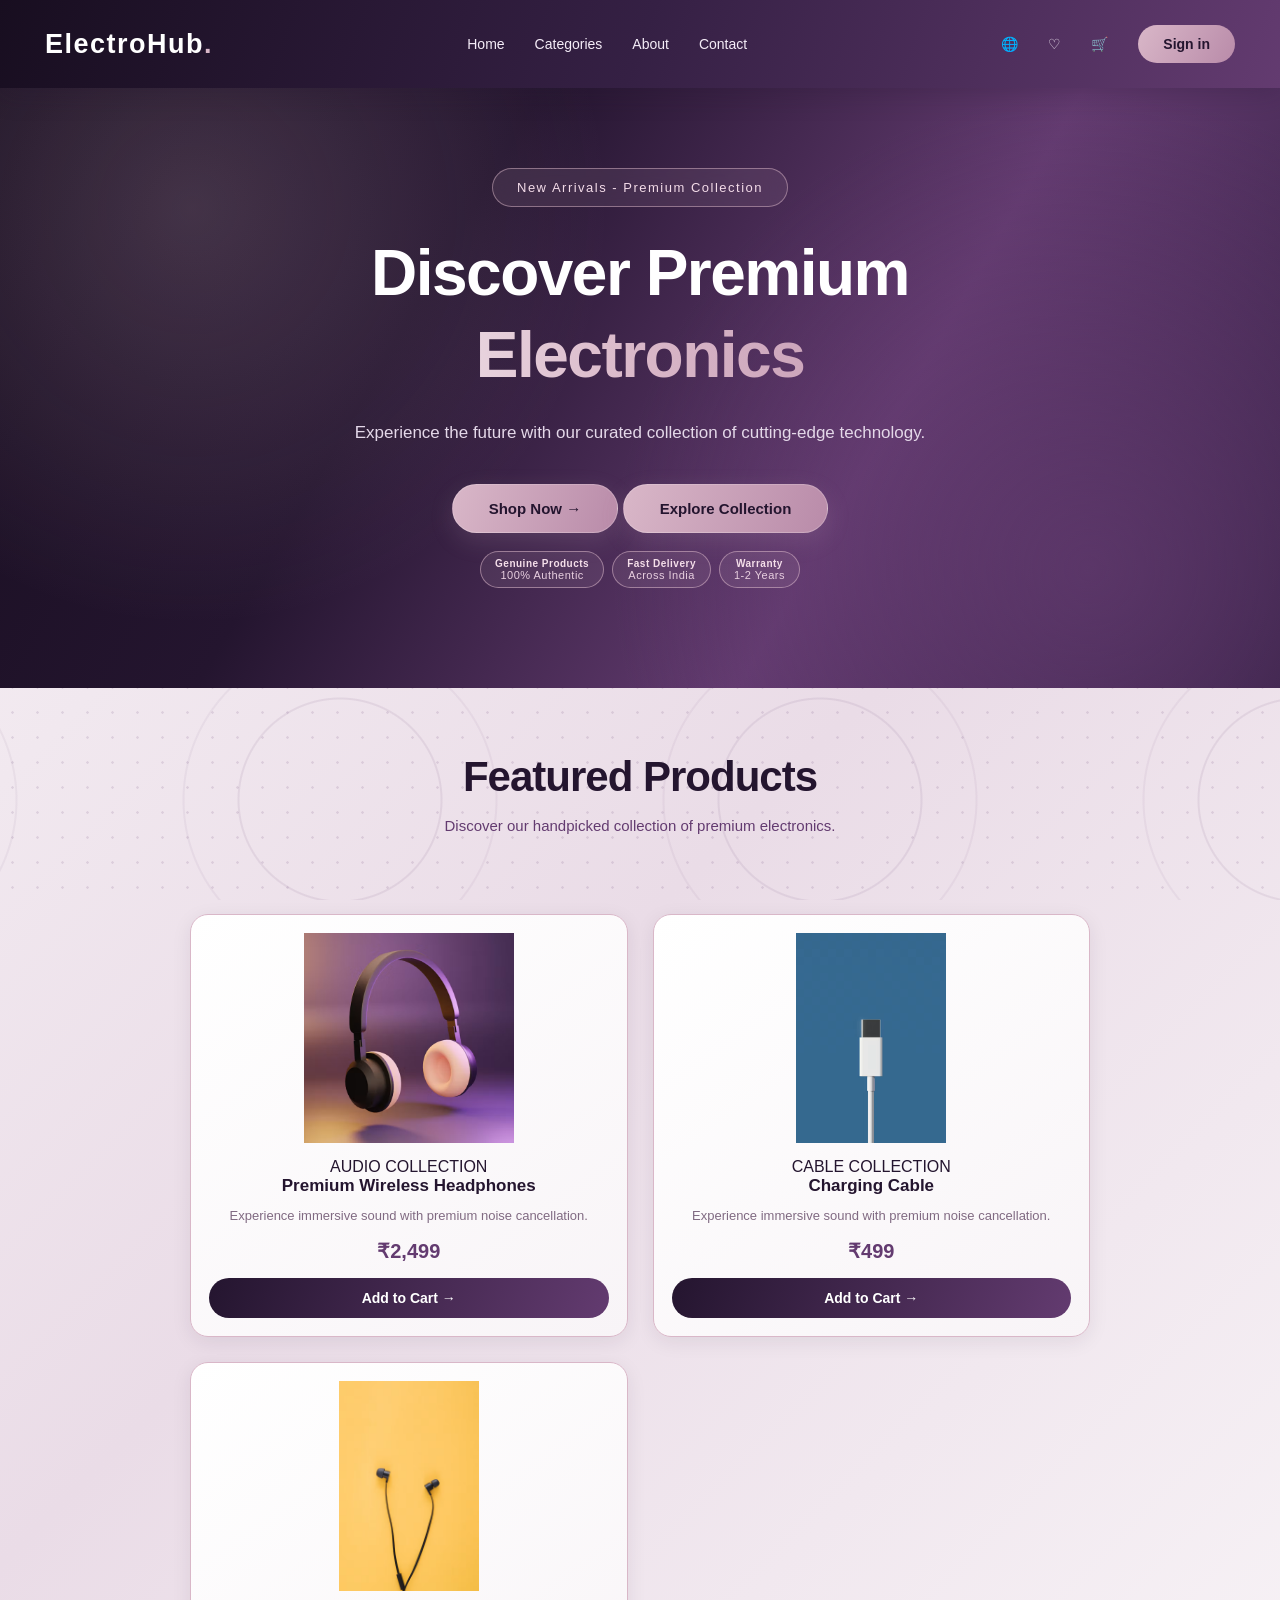
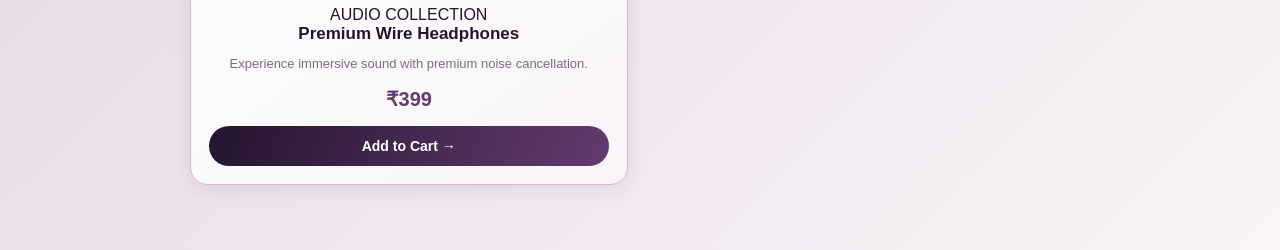
<file: index.html>
<!DOCTYPE html>
<html lang="en">

<head>
    <meta charset="UTF-8">
    <meta name="viewport" content="width=device-width, initial-scale=1.0">

    <title>ElectroHub</title>

    <link rel="stylesheet" href="./CSS/style.css">
    <link rel="stylesheet" href="./CSS/home.css">
</head>

<body>

    <!-- NAVIGATION BAR -->

    <header class="header">

        <nav class="navbar">

            <h1 class="logo">ElectroHub<span>.</span></h1>

            <ul class="nav-links">
                <li><a href="#" data-page="home">Home</a></li>
                <li><a href="#" data-page="categories">Categories</a></li>
                <li><a href="#" data-page="about">About</a></li>
                <li><a href="#" data-page="contact">Contact</a></li>
            </ul>

            <ul class="nav-actions">
                <li><a href="#" data-page="language">🌐</a></li>
                <li><a href="#" data-page="wishlist">♡</a></li>
                <li><a href="#" data-page="cart">🛒</a></li>
                <li><a href="#" class="signin-btn" data-page="signin">Sign in</a></li>
            </ul>

        </nav>

    </header>


    <!-- HERO SECTION -->

    <section class="hero-banner">

        <div class="hero-content">

            <span class="text-frame">
                New Arrivals - Premium Collection
            </span>

            <h1>Discover Premium</h1>
            <h1 class="gradient-text">Electronics</h1>

            <p>
                Experience the future with our curated
                collection of cutting-edge technology.
            </p>

            <button class="shop-btn">Shop Now →</button>
            <button class="shop-btn">Explore Collection</button>
            <br>
            <br>
            <div class="hero-badge">

                <span class="badge-pill">
                    Genuine Products
                    <br>
                    <span class="badge-text">100% Authentic</span>
                </span>

                <span class="badge-pill">
                    Fast Delivery
                    <br>
                    <span class="badge-text">Across India</span>
                </span>

                <span class="badge-pill">
                    Warranty
                    <br>
                    <span class="badge-text">1-2 Years</span>
                </span>

            </div>

        </div>

    </section>

    <!-- FEATURED PRODUCTS SECTION -->

    <section class="hero-banner1">

        <div class="hero-content">

            <h2>Featured Products</h2>

            <p>
                Discover our handpicked collection
                of premium electronics.
            </p>

        </div>

        <div class="product-container">

            <!-- We will add product cards here -->
            <div class="box">

                <img src="/assets/images/headphones.jpg" alt="Premium Wireless Headphones">

                <div class="product-info">

                    <span class="product-category">
                        AUDIO COLLECTION
                    </span>

                    <h3>Premium Wireless Headphones</h3>

                    <p>
                        Experience immersive sound with
                        premium noise cancellation.
                    </p>

                    <div class="price">
                        ₹2,499
                    </div>

                    <button>Add to Cart →</button>

                </div>
            </div>
            <div class="box">
                <img src="/assets/images/charging_cable.avif" alt="Charging Cable">

                <div class=" product-info">

                <span class="product-category">
                    CABLE COLLECTION
                </span>

                <h3>Charging Cable</h3>

                <p>
                    Experience immersive sound with
                    premium noise cancellation.
                </p>

                <div class="price">
                    ₹499
                </div>

                <button>Add to Cart →</button>

            </div>
        </div>
        <div class="box">
            <img src="/assets/images/wire_headset.avif" alt="Premium Wire Headset">

            <div class="product-info">

                <span class="product-category">
                    AUDIO COLLECTION
                </span>

                <h3>Premium Wire Headphones</h3>

                <p>
                    Experience immersive sound with
                    premium noise cancellation.
                </p>

                <div class="price">
                    ₹399
                </div>

                <button>Add to Cart →</button>

            </div>
        </div>
        </div>

    </section>
    <script src="/scripts/navlink.js"></script>
    <script src="/scripts/navactions.js"></script>
</body>

</html>
</file>
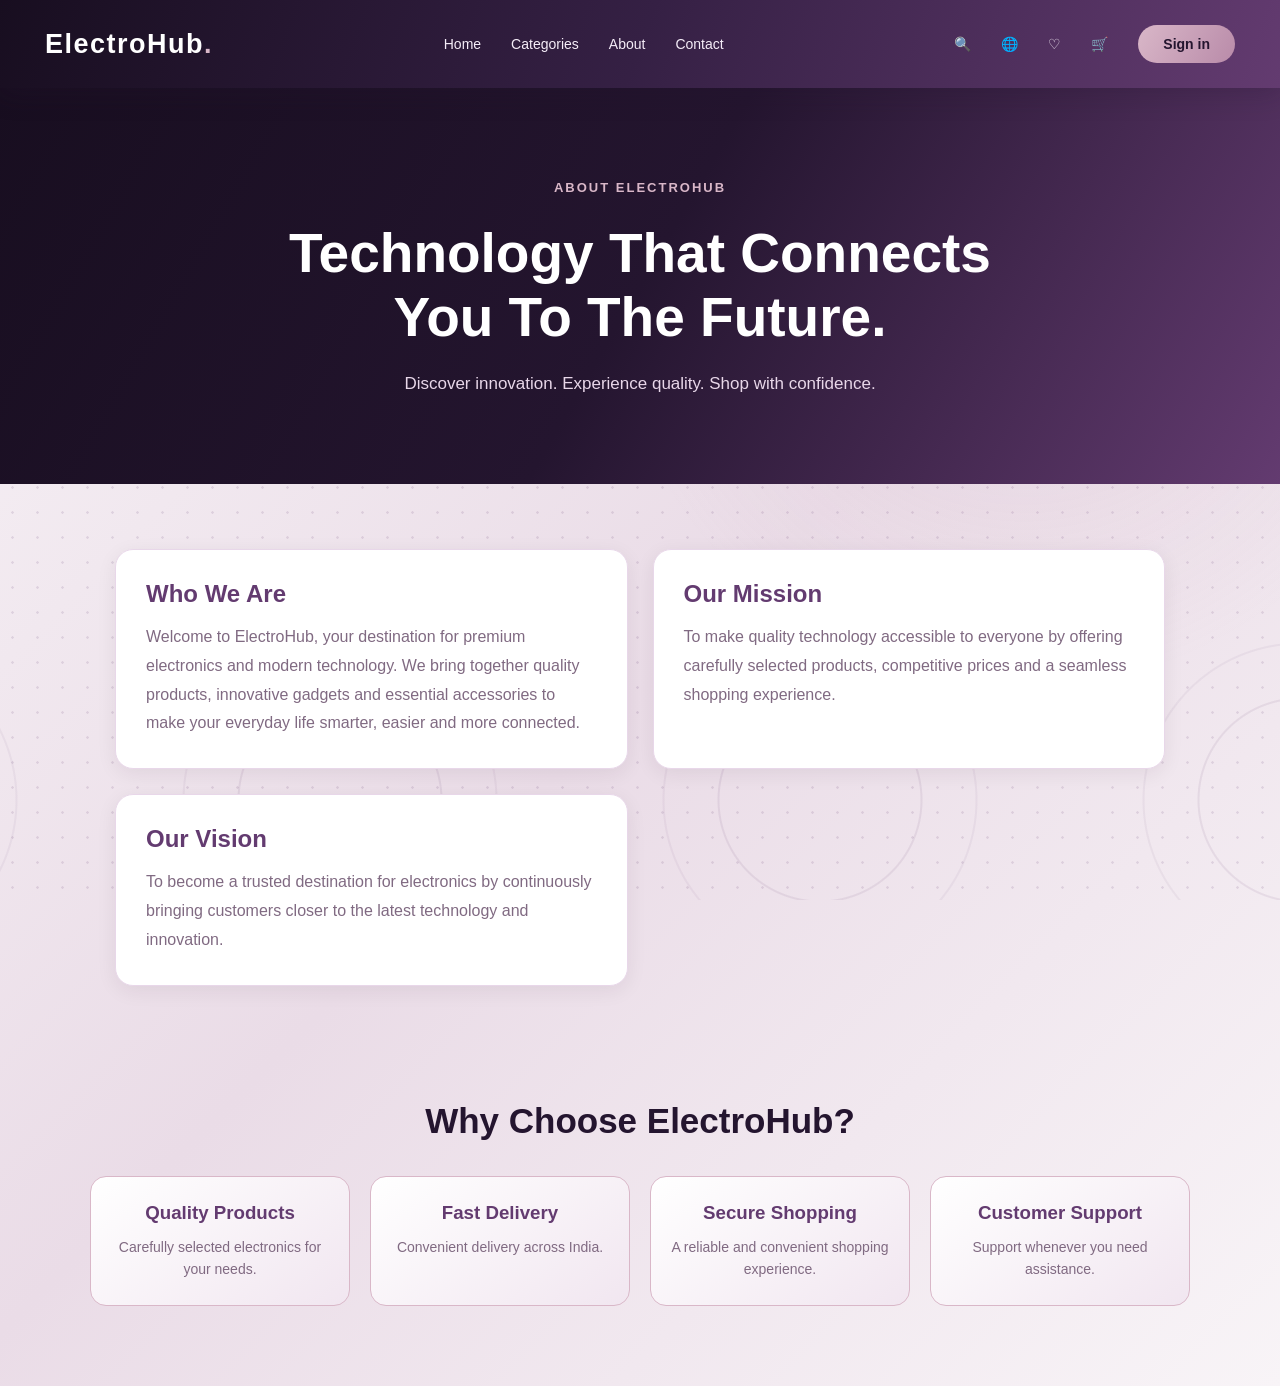
<file: pages/about.html>
<!DOCTYPE html>
<html lang="en">

<head>
    <meta charset="UTF-8">
    <meta name="viewport" content="width=device-width, initial-scale=1.0">

    <title>About Us | ElectroHub</title>

    <link rel="stylesheet" href="/CSS/style.css">
    <link rel="stylesheet" href="/CSS/about.css">
</head>

<body>

    <header class="header">
        <nav class="navbar">

            <h1 class="logo">ElectroHub<span>.</span></h1>

            <ul class="nav-links">
                <li><a href="/index.html">Home</a></li>
                <li><a href="/pages/categories.html">Categories</a></li>
                <li><a href="/pages/about.html">About</a></li>
                <li><a href="/pages/contact.html">Contact</a></li>
            </ul>

            <ul class="nav-actions">
                <li><a href="/pages/categories.html#productSearch">🔍</a></li>
                <li><a href="/pages/language.html">🌐</a></li>
                <li><a href="/pages/wishlist.html">♡</a></li>
                <li><a href="/pages/cart.html">🛒</a></li>
                <li><a href="/pages/signin.html" class="signin-btn">Sign in</a></li>
            </ul>

        </nav>
    </header>

    <section class="about-hero">
        <span>ABOUT ELECTROHUB</span>

        <h1>Technology That Connects You To The Future.</h1>

        <p>
            Discover innovation. Experience quality.
            Shop with confidence.
        </p>
    </section>

    <section class="about-section">

        <div class="about-content">
            <h2>Who We Are</h2>

            <p>
                Welcome to ElectroHub, your destination
                for premium electronics and modern technology.

                We bring together quality products,
                innovative gadgets and essential accessories
                to make your everyday life smarter,
                easier and more connected.
            </p>
        </div>

        <div class="about-content">
            <h2>Our Mission</h2>

            <p>
                To make quality technology accessible
                to everyone by offering carefully selected
                products, competitive prices and a seamless
                shopping experience.
            </p>
        </div>

        <div class="about-content">
            <h2>Our Vision</h2>

            <p>
                To become a trusted destination for
                electronics by continuously bringing
                customers closer to the latest technology
                and innovation.
            </p>
        </div>

    </section>

    <section class="why-choose">

        <h2>Why Choose ElectroHub?</h2>

        <div class="about-grid">

            <div class="about-card">
                <h3>Quality Products</h3>
                <p>Carefully selected electronics for your needs.</p>
            </div>

            <div class="about-card">
                <h3>Fast Delivery</h3>
                <p>Convenient delivery across India.</p>
            </div>

            <div class="about-card">
                <h3>Secure Shopping</h3>
                <p>A reliable and convenient shopping experience.</p>
            </div>

            <div class="about-card">
                <h3>Customer Support</h3>
                <p>Support whenever you need assistance.</p>
            </div>

        </div>

    </section>

</body>

</html>
</file>
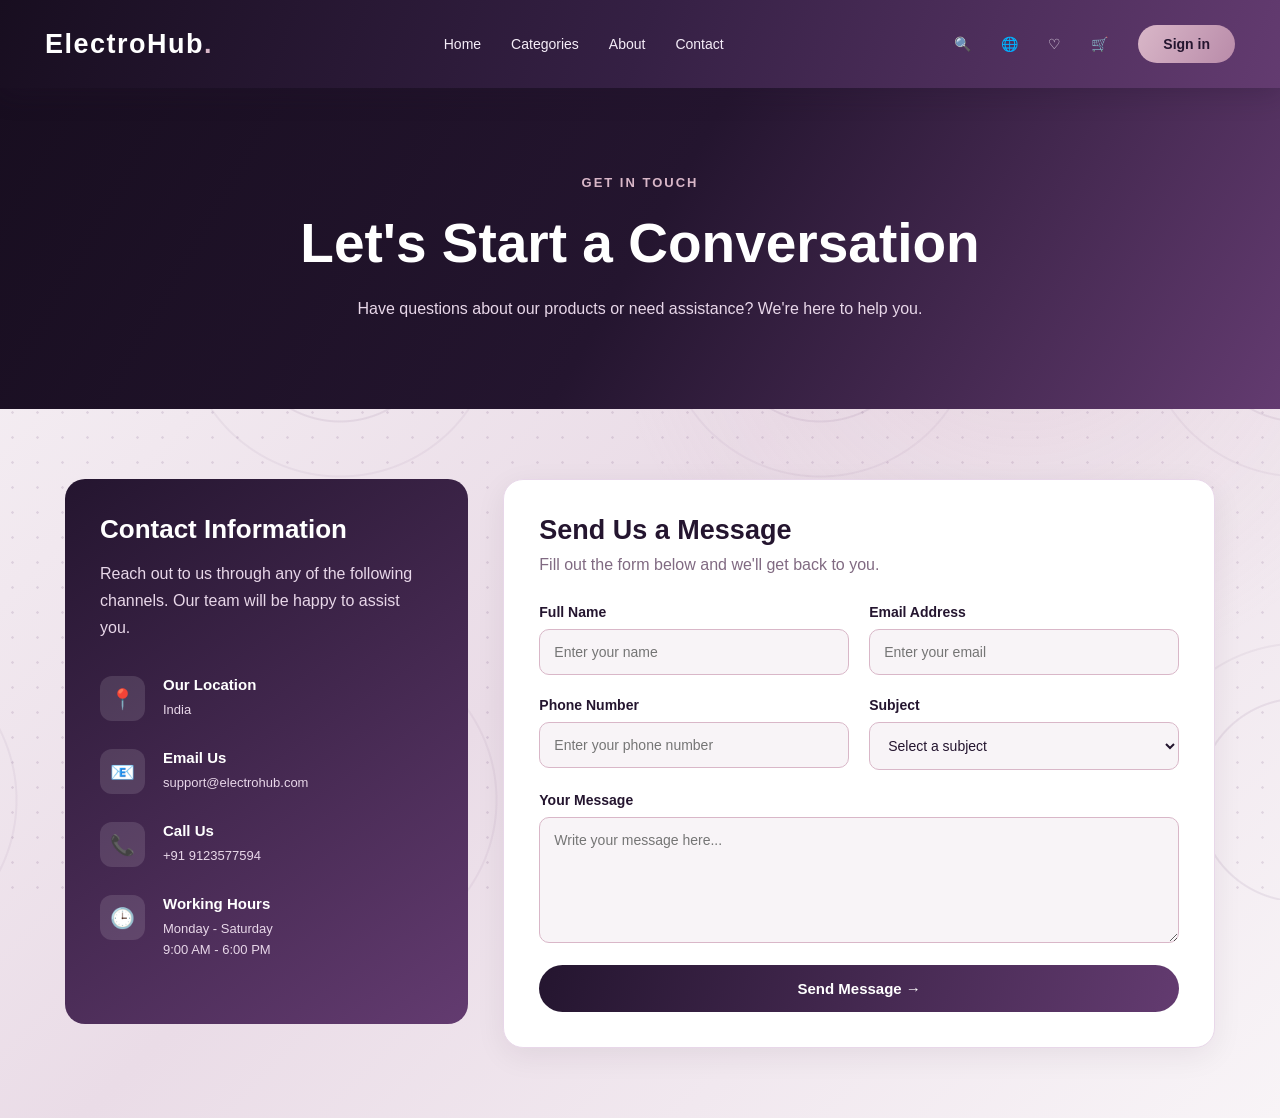
<file: pages/contact.html>
<!DOCTYPE html>
<html lang="en">

<head>
    <meta charset="UTF-8">
    <meta name="viewport" content="width=device-width, initial-scale=1.0">

    <title>Contact Us | ElectroHub</title>

    <link rel="stylesheet" href="/CSS/style.css">
    <link rel="stylesheet" href="/CSS/contact.css">
</head>

<body>

    <!-- NAVIGATION BAR -->

    <header class="header">

        <nav class="navbar">

            <h1 class="logo">ElectroHub<span>.</span></h1>

            <ul class="nav-links">
                <li><a href="/index.html">Home</a></li>
                <li><a href="/pages/categories.html">Categories</a></li>
                <li><a href="/pages/about.html">About</a></li>
                <li><a href="/pages/contact.html">Contact</a></li>
            </ul>

            <ul class="nav-actions">
                <li><a href="/pages/categories.html#productSearch">🔍</a></li>
                <li><a href="/pages/language.html">🌐</a></li>
                <li><a href="/pages/wishlist.html">♡</a></li>
                <li><a href="/pages/cart.html">🛒</a></li>
                <li><a href="/pages/signin.html" class="signin-btn">Sign in</a></li>
            </ul>

        </nav>

    </header>


    <!-- CONTACT HERO -->

    <section class="contact-hero">

        <span>GET IN TOUCH</span>

        <h1>Let's Start a Conversation</h1>

        <p>
            Have questions about our products or need assistance?
            We're here to help you.
        </p>

    </section>


    <!-- CONTACT SECTION -->

    <section class="contact-section">

        <!-- CONTACT INFORMATION -->

        <div class="contact-info">

            <h2>Contact Information</h2>

            <p class="contact-description">
                Reach out to us through any of the following channels.
                Our team will be happy to assist you.
            </p>

            <div class="contact-item">

                <div class="contact-icon">📍</div>

                <div>
                    <h3>Our Location</h3>
                    <p>India</p>
                </div>

            </div>

            <div class="contact-item">

                <div class="contact-icon">📧</div>

                <div>
                    <h3>Email Us</h3>
                    <p>support@electrohub.com</p>
                </div>

            </div>

            <div class="contact-item">

                <div class="contact-icon">📞</div>

                <div>
                    <h3>Call Us</h3>
                    <p>+91 9123577594</p>
                </div>

            </div>

            <div class="contact-item">

                <div class="contact-icon">🕒</div>

                <div>
                    <h3>Working Hours</h3>
                    <p>Monday - Saturday</p>
                    <p>9:00 AM - 6:00 PM</p>
                </div>

            </div>

        </div>


        <!-- CONTACT FORM -->

        <div class="contact-form-container">

            <h2>Send Us a Message</h2>

            <p class="form-description">
                Fill out the form below and we'll get back to you.
            </p>

            <form class="contact-form">

                <div class="form-row">

                    <div class="form-group">
                        <label for="name">Full Name</label>
                        <input type="text" id="name" placeholder="Enter your name" required>
                    </div>

                    <div class="form-group">
                        <label for="email">Email Address</label>
                        <input type="email" id="email" placeholder="Enter your email" required>
                    </div>

                </div>


                <div class="form-row">

                    <div class="form-group">
                        <label for="phone">Phone Number</label>
                        <input type="tel" id="phone" placeholder="Enter your phone number">
                    </div>

                    <div class="form-group">
                        <label for="subject">Subject</label>

                        <select id="subject" required>
                            <option value="">Select a subject</option>
                            <option>Product Inquiry</option>
                            <option>Order Status</option>
                            <option>Payment Issue</option>
                            <option>Return and Refund</option>
                            <option>Other</option>
                        </select>

                    </div>

                </div>


                <div class="form-group">

                    <label for="message">Your Message</label>

                    <textarea id="message" rows="6" placeholder="Write your message here..." required></textarea>

                </div>


                <button type="submit" class="contact-submit">
                    Send Message →
                </button>

            </form>

        </div>

    </section>

</body>

</html>
</file>
<file: CSS/style.css>
/* =================================
   1. GLOBAL STYLES
================================= */

* {
    margin: 0;
    padding: 0;
    box-sizing: border-box;
}

html {
    scroll-behavior: smooth;
}

body {
    position: relative;
    isolation: isolate;

    background: linear-gradient(135deg,
            #F8F4F7,
            #EADCE7,
            #F8F4F7);

    font-family: 'Segoe UI', sans-serif;
    color: #24152F;
    overflow-x: hidden;
}

/* =================================
   2. PERMANENT BACKGROUND DESIGN
================================= */

body::before {
    content: "";
    position: fixed;
    inset: 0;
    z-index: -1;
    pointer-events: none;

    background-image:
        radial-gradient(circle,
            transparent 0 100px,
            rgba(99, 59, 112, 0.09) 101px 102px,
            transparent 103px 155px,
            rgba(99, 59, 112, 0.06) 156px 157px,
            transparent 158px),
        radial-gradient(rgba(99, 59, 112, 0.13) 1px,
            transparent 1.5px),
        radial-gradient(circle at 80% 30%,
            rgba(217, 183, 200, 0.20),
            transparent 35%);

    background-size:
        480px 480px,
        25px 25px,
        100% 100%;

    background-position:
        100px 80px,
        0 0,
        center;
}

/* =================================
   3. NAVIGATION BAR
================================= */

.header {
    background: linear-gradient(110deg,
            #180e20,
            #352044,
            #633B70);

    padding: 5px 0;

    box-shadow: 0 5px 25px rgba(36, 21, 47, 0.25);

    position: sticky;
    top: 0;
    z-index: 10;
}

.navbar {
    display: flex;
    justify-content: space-between;
    align-items: center;

    max-width: 1450px;
    margin: auto;

    padding: 20px 45px;
}

/* Logo */

.logo {
    color: #ffffff;
    font-size: 27px;
    font-weight: 700;
    letter-spacing: 1.5px;
}

.logo span {
    color: #D9B7C8;
}

/* Navigation links */

.nav-links,
.nav-actions {
    display: flex;
    align-items: center;
    gap: 30px;
    list-style: none;
}

.navbar a {
    text-decoration: none;
    color: #f5edf8;
    font-size: 14px;
    font-weight: 500;

    transition: all 0.3s ease;
}

.nav-links a:hover {
    color: #D9B7C8;
}

/* Sign in */

.signin-btn {
    display: inline-block;

    background: linear-gradient(120deg,
            #D9B7C8,
            #b98ba9);

    color: #24152F !important;

    padding: 11px 25px;
    border-radius: 30px;

    font-weight: 700 !important;

    transition: all 0.3s ease;
}

.signin-btn:hover {
    transform: translateY(-3px);

    box-shadow:
        0 8px 20px rgba(217, 183, 200, 0.3);
}


@media (max-width: 768px) {
    .navbar {
        padding: 18px 20px;
        flex-wrap: wrap;
        gap: 20px;
    }

    .nav-links {
        order: 3;
        width: 100%;
        justify-content: center;
        flex-wrap: wrap;
        gap: 18px;
    }

    .nav-actions {
        gap: 15px;
    }
}

@media (max-width: 550px) {
    .logo {
        font-size: 22px;
    }

    .nav-actions {
        gap: 10px;
    }

    .nav-actions a {
        font-size: 12px;
    }

    .nav-links {
        gap: 13px;
    }
}
/* =================================
   16. ACCESSIBILITY
================================= */

@media (prefers-reduced-motion: reduce) {

    *,
    *::before,
    *::after {
        scroll-behavior: auto !important;
        transition-duration: 0.01ms !important;
        animation-duration: 0.01ms !important;
    }
}
</file>
<file: CSS/home.css>
/* =================================
   4. HERO SECTION
================================= */

.hero-banner {
    min-height: 540px;

    display: flex;
    align-items: center;
    justify-content: center;

    text-align: center;

    padding: 80px 20px;

    color: white;

    background:
        radial-gradient(circle at 15% 20%,
            rgba(217, 183, 200, 0.20),
            transparent 35%),

        radial-gradient(circle at 85% 80%,
            rgba(99, 59, 112, 0.65),
            transparent 40%),

        linear-gradient(120deg,
            #180e20,
            #24152F,
            #633B70,
            #352044);

    position: relative;
    overflow: hidden;
}

/* Hero content */

.hero-content {
    width: 100%;
    max-width: 850px;

    position: relative;
    z-index: 1;
}

/* Small label */

.text-frame {
    display: inline-block;

    padding: 11px 24px;
    margin-bottom: 30px;

    border: 1px solid rgba(217, 183, 200, 0.5);

    border-radius: 50px;

    background: rgba(217, 183, 200, 0.10);

    color: #f4dce9;

    font-size: 13px;
    letter-spacing: 1.5px;

    backdrop-filter: blur(12px);
}

/* Main heading */

.hero-content h1 {
    font-size: clamp(38px, 5vw, 66px);

    font-weight: 800;

    line-height: 1.15;
    letter-spacing: -1.5px;

    margin-bottom: 8px;
}

/* Gradient text */

.gradient-text {
    background: linear-gradient(90deg,
            #ffffff,
            #D9B7C8,
            #b98ba9);

    background-clip: text;
    -webkit-background-clip: text;

    color: transparent;
}

/* Hero description */

.hero-content p {
    font-size: 17px;

    line-height: 1.9;

    max-width: 650px;
    margin: 25px auto 35px;

    color: #e4d8e9;
    font-weight: 400;
}

/* =================================
   5. SHOP BUTTON
================================= */

.shop-btn {
    display: inline-block;

    padding: 15px 36px;

    border: 1px solid rgba(255, 255, 255, 0.2);
    border-radius: 50px;

    background: linear-gradient(110deg,
            #D9B7C8,
            #b98ba9);

    color: #24152F;

    font-size: 15px;
    font-weight: 700;

    cursor: pointer;
    text-decoration: none;

    box-shadow:
        0 8px 25px rgba(217, 183, 200, 0.15);

    transition: all 0.35s ease;
}

.shop-btn:hover {
    transform: translateY(-5px);

    box-shadow:
        0 12px 30px rgba(217, 183, 200, 0.35);
}

/* =================================
   6. HERO BADGES
================================= */

.hero-badge {
    display: flex;
    align-items: center;
    justify-content: center;

    gap: 8px;
    margin-bottom: 20px;

    flex-wrap: wrap;
}

.badge-pill {
    padding: 6px 14px;

    border: 1px solid rgba(217, 183, 200, 0.55);
    border-radius: 50px;

    background: rgba(217, 183, 200, 0.10);

    color: #f5dfea;
    font-size: 10px;
    font-weight: 700;
    letter-spacing: 0.5px;
}

.badge-text {
    color: #e8cfe0;
    font-size: 11px;
    font-weight: 400;
}

/* =================================
   7. FEATURED PRODUCTS SECTION
================================= */

.hero-banner1 {
    width: 100%;
    min-height: 500px;

    display: flex;
    flex-direction: column;

    align-items: center;
    justify-content: flex-start;

    padding: 65px 40px;

    background: transparent;

    color: #24152F;
    text-align: center;
}

/* Section content */

.hero-banner1 .hero-content {
    width: 100%;
    max-width: 850px;

    margin: 0 auto 35px;

    text-align: center;
}

/* Section heading */

.hero-banner1 h2 {
    font-size: clamp(28px, 4vw, 42px);
    font-weight: 800;

    font-family: 'Segoe UI', sans-serif;

    color: #24152F;

    margin-bottom: 12px;
    letter-spacing: -1px;

    text-align: center;
}

/* Section description */

.hero-banner1 p {
    font-size: 15px;
    color: #633B70;

    margin: 0 auto 40px;

    line-height: 1.7;
    text-align: center;
}

/* =================================
   8. PRODUCT GRID
================================= */

.hero-banner1 .product-container {
    display: grid;

    /* Desktop: 2 products per row */
    grid-template-columns: repeat(2, minmax(0, 1fr));

    gap: 25px;

    width: 100%;
    max-width: 900px;

    margin: 0 auto;
}

/* =================================
   9. PRODUCT CARDS
================================= */

.box {
    display: flex;
    flex-direction: column;
    justify-content: space-between;

    min-width: 0;
    min-height: 420px;

    padding: 18px;

    background: linear-gradient(145deg,
            #FFFFFF,
            #F8F4F7);

    border: 1px solid #D9B7C8;
    border-radius: 18px;

    color: #24152F;

    box-shadow:
        0 5px 20px rgba(36, 21, 47, 0.08);

    transition: all 0.4s ease;
}

/* Product hover effect */

.box:hover {
    background: linear-gradient(135deg,
            #F1E6F0 0%,
            #E8D7E9 50%,
            #D9B7C8 100%);

    transform: translateY(-6px);

    border-color: #B98BA9;

    box-shadow:
        0 12px 28px rgba(36, 21, 47, 0.13);
}

/* =================================
   10. PRODUCT IMAGE
================================= */

.box img {
    display: block;

    width: 100%;
    height: 210px;

    object-fit: contain;

    margin-bottom: 15px;

    transition: transform 0.4s ease;
}

.box:hover img {
    transform: scale(1.04);
}

/* =================================
   11. PRODUCT TITLE
================================= */

.box h3 {
    font-size: 17px;
    font-weight: 700;

    color: #24152F;

    margin-bottom: 10px;
}

/* =================================
   12. PRODUCT DESCRIPTION
================================= */

.box p {
    font-size: 13px;
    color: #806A82;

    line-height: 1.6;
    margin-bottom: 12px;
}

/* =================================
   13. PRODUCT PRICE
================================= */

.price {
    font-size: 20px;
    font-weight: 800;

    color: #633B70;

    margin-bottom: 15px;
}

/* =================================
   14. PRODUCT BUTTON
================================= */

.box button {
    width: 100%;

    padding: 12px;

    border: none;
    border-radius: 30px;

    background: linear-gradient(110deg,
            #24152F,
            #633B70);

    color: white;

    font-size: 14px;
    font-weight: 600;

    cursor: pointer;

    transition: all 0.3s ease;
}

.box button:hover {
    background: linear-gradient(110deg,
            #633B70,
            #D9B7C8);

    color: #24152F;
}

/* =================================
   15. RESPONSIVE DESIGN
================================= */


@media (max-width: 768px) {
    .hero-banner {
        min-height: 450px;
        padding: 60px 20px;
    }

    .hero-content p {
        font-size: 15px;
    }

    .hero-banner1 {
        padding: 50px 25px;
    }
}

@media (max-width: 550px) {
    .hero-content h1 {
        font-size: 38px;
    }

    .text-frame {
        font-size: 11px;
    }

    .hero-banner1 {
        padding: 45px 15px;
    }

    .hero-banner1 .product-container {
        grid-template-columns: 1fr;
        max-width: 380px;
    }
}
</file>
<file: CSS/about.css>
/* =================================
   ABOUT PAGE
================================= */

.about-hero {
    padding: 90px 20px;
    text-align: center;
    color: white;

    background: linear-gradient(120deg,
            #180e20,
            #24152F,
            #633B70);
}

.about-hero span {
    color: #D9B7C8;
    font-size: 13px;
    letter-spacing: 2px;
    font-weight: 700;
}

.about-hero h1 {
    max-width: 750px;
    margin: 25px auto;
    font-size: clamp(32px, 5vw, 55px);
}

.about-hero p {
    color: #E8D7E9;
    font-size: 17px;
}

.about-section {
    max-width: 1100px;
    margin: auto;
    padding: 65px 25px;

    display: grid;
    grid-template-columns: repeat(2, 1fr);
    gap: 25px;
}

.about-content {
    padding: 30px;
    background: #FFFFFF;
    border: 1px solid #E8D7E9;
    border-radius: 18px;
    box-shadow: 0 5px 20px rgba(36, 21, 47, 0.07);
}

.about-content h2 {
    color: #633B70;
    margin-bottom: 15px;
}

.about-content p {
    color: #806A82;
    line-height: 1.8;
}

.why-choose {
    padding: 50px 25px 80px;
    text-align: center;
}

.why-choose h2 {
    font-size: 35px;
    margin-bottom: 35px;
    color: #24152F;
}

.about-grid {
    max-width: 1100px;
    margin: auto;

    display: grid;
    grid-template-columns: repeat(4, 1fr);
    gap: 20px;
}

.about-card {
    padding: 25px 18px;
    background: linear-gradient(145deg, #FFFFFF, #F1E6F0);
    border: 1px solid #D9B7C8;
    border-radius: 16px;
    transition: 0.3s ease;
}

.about-card:hover {
    transform: translateY(-6px);
    box-shadow: 0 12px 25px rgba(36, 21, 47, 0.12);
}

.about-card h3 {
    color: #633B70;
    margin-bottom: 12px;
}

.about-card p {
    color: #806A82;
    line-height: 1.6;
    font-size: 14px;
}

/* Responsive About Page */

@media (max-width: 768px) {

    .about-section {
        grid-template-columns: 1fr;
    }

    .about-grid {
        grid-template-columns: repeat(2, 1fr);
    }
}

@media (max-width: 480px) {

    .about-grid {
        grid-template-columns: 1fr;
    }

    .about-hero {
        padding: 65px 20px;
    }
}
</file>
<file: CSS/contact.css>
/* =================================
   CONTACT PAGE
================================= */

/* Contact Hero */

.contact-hero {
    padding: 85px 20px;
    text-align: center;
    color: white;

    background: linear-gradient(120deg,
            #180e20,
            #24152F,
            #633B70);
}

.contact-hero span {
    color: #D9B7C8;
    font-size: 13px;
    font-weight: 700;
    letter-spacing: 2px;
}

.contact-hero h1 {
    margin: 20px auto;
    font-size: clamp(32px, 5vw, 55px);
}

.contact-hero p {
    max-width: 600px;
    margin: auto;
    color: #E8D7E9;
    line-height: 1.8;
}


/* Main Contact Section */

.contact-section {
    max-width: 1200px;
    margin: auto;
    padding: 70px 25px;

    display: grid;
    grid-template-columns: 0.85fr 1.5fr;
    gap: 35px;
    align-items: start;
}


/* Contact Information */

.contact-info {
    padding: 35px;

    background: linear-gradient(145deg,
            #24152F,
            #633B70);

    color: white;
    border-radius: 20px;
}

.contact-info h2 {
    font-size: 26px;
    margin-bottom: 15px;
}

.contact-description {
    color: #E8D7E9;
    line-height: 1.7;
    margin-bottom: 35px;
}

.contact-item {
    display: flex;
    align-items: flex-start;
    gap: 18px;
    margin-bottom: 28px;
}

.contact-icon {
    min-width: 45px;
    height: 45px;

    display: flex;
    align-items: center;
    justify-content: center;

    background: rgba(255, 255, 255, 0.12);
    border-radius: 12px;
    font-size: 20px;
}

.contact-item h3 {
    font-size: 15px;
    margin-bottom: 7px;
}

.contact-item p {
    color: #E8D7E9;
    font-size: 13px;
    line-height: 1.6;
}


/* Contact Form Container */

.contact-form-container {
    padding: 35px;

    background: #FFFFFF;
    border: 1px solid #E8D7E9;
    border-radius: 20px;

    box-shadow: 0 8px 30px rgba(36, 21, 47, 0.07);
}

.contact-form-container h2 {
    color: #24152F;
    font-size: 27px;
    margin-bottom: 10px;
}

.form-description {
    color: #806A82;
    margin-bottom: 30px;
}


/* Form Layout */

.form-row {
    display: grid;
    grid-template-columns: repeat(2, 1fr);
    gap: 20px;
}

.form-group {
    display: flex;
    flex-direction: column;
    margin-bottom: 22px;
}

.form-group label {
    color: #24152F;
    font-size: 14px;
    font-weight: 600;
    margin-bottom: 9px;
}

.form-group input,
.form-group select,
.form-group textarea {
    width: 100%;
    padding: 14px;

    border: 1px solid #D9B7C8;
    border-radius: 10px;

    background: #F8F4F7;
    color: #24152F;

    font-family: inherit;
    font-size: 14px;

    outline: none;
    transition: 0.3s ease;
}

.form-group input:focus,
.form-group select:focus,
.form-group textarea:focus {
    border-color: #633B70;

    box-shadow: 0 0 0 3px rgba(99, 59, 112, 0.10);
}

.form-group textarea {
    resize: vertical;
}


/* Submit Button */

.contact-submit {
    width: 100%;
    padding: 15px;

    border: none;
    border-radius: 30px;

    background: linear-gradient(110deg,
            #24152F,
            #633B70);

    color: white;
    font-size: 15px;
    font-weight: 700;

    cursor: pointer;
    transition: 0.3s ease;
}

.contact-submit:hover {
    transform: translateY(-3px);

    box-shadow: 0 8px 20px rgba(99, 59, 112, 0.25);
}


/* =================================
   CONTACT PAGE RESPONSIVE DESIGN
================================= */

@media (max-width: 900px) {

    .contact-section {
        grid-template-columns: 1fr;
    }

}

@media (max-width: 550px) {

    .contact-hero {
        padding: 60px 20px;
    }

    .contact-section {
        padding: 40px 15px;
    }

    .contact-info,
    .contact-form-container {
        padding: 25px 20px;
    }

    .form-row {
        grid-template-columns: 1fr;
        gap: 0;
    }

}
</file>
